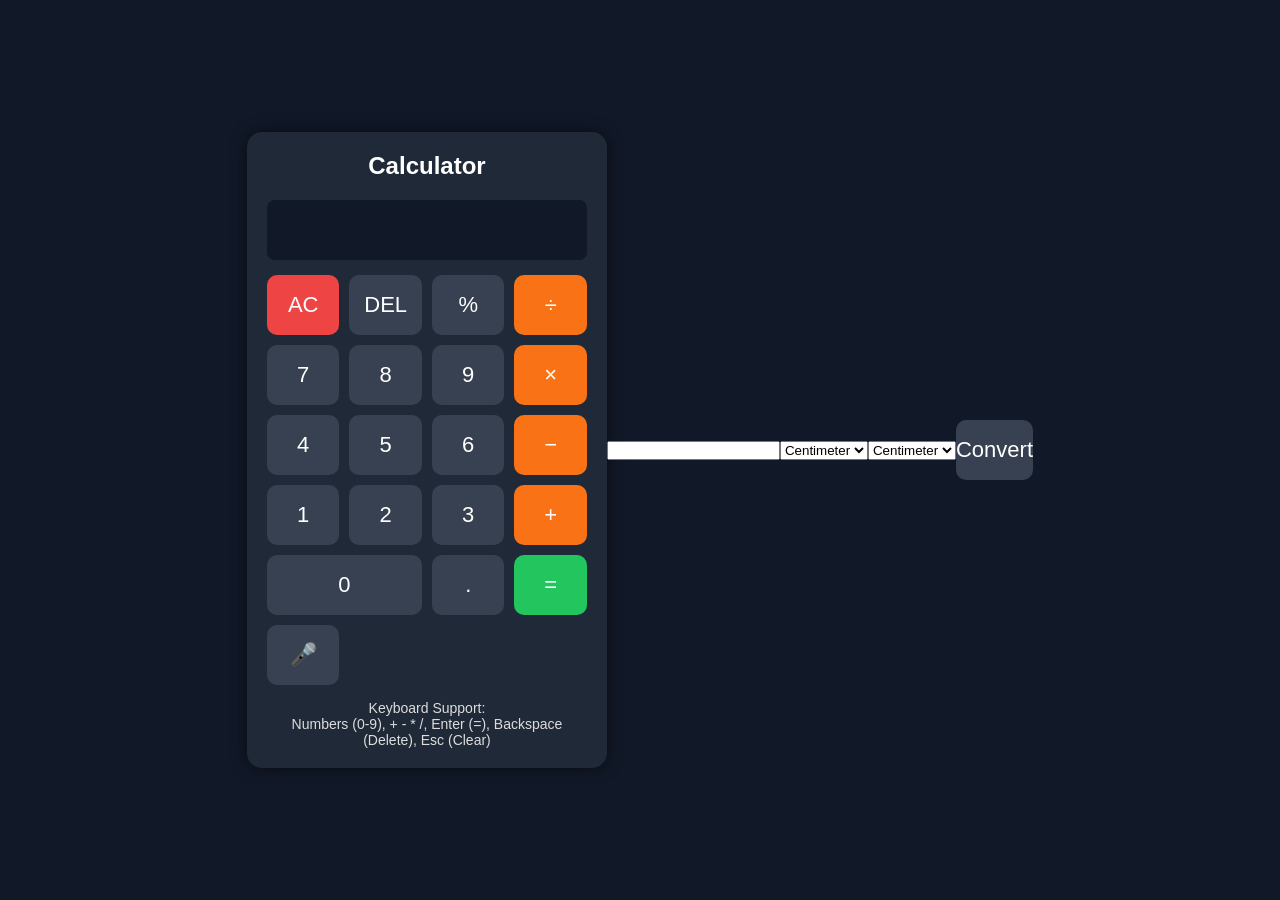
<file: Calculator/index.html>
<!DOCTYPE html>
<html lang="en">
<head>
    <meta charset="UTF-8">
    <meta name="viewport" content="width=device-width, initial-scale=1.0">
    <title>Calculator</title>
    <link rel="stylesheet" href="index.css">
</head>
<body>

<div class="calculator">
    <h2>Calculator</h2>

    <input type="text" id="display" readonly>

    <div class="buttons">
        <button onclick="clearDisplay()" class="red">AC</button>
        <button onclick="deleteLast()">DEL</button>
        <button onclick="appendValue('%')">%</button>
        <button onclick="appendValue('/')" class="orange">÷</button>

        <button onclick="appendValue('7')">7</button>
        <button onclick="appendValue('8')">8</button>
        <button onclick="appendValue('9')">9</button>
        <button onclick="appendValue('*')" class="orange">×</button>

        <button onclick="appendValue('4')">4</button>
        <button onclick="appendValue('5')">5</button>
        <button onclick="appendValue('6')">6</button>
        <button onclick="appendValue('-')" class="orange">−</button>

        <button onclick="appendValue('1')">1</button>
        <button onclick="appendValue('2')">2</button>
        <button onclick="appendValue('3')">3</button>
        <button onclick="appendValue('+')" class="orange">+</button>

        <button onclick="appendValue('0')" class="zero">0</button>
        <button onclick="appendValue('.')">.</button>
        <button onclick="calculate()" class="green">=</button>
        <button onclick="startVoice()">🎤</button>
    </div>

    <p class="info">
        Keyboard Support:<br>
        Numbers (0-9), + - * /, Enter (=), Backspace (Delete), Esc (Clear)
    </p>
</div>
<input type="number" id="value">

<select id="fromUnit">
    <option value="cm">Centimeter</option>
    <option value="m">Meter</option>
    <option value="km">Kilometer</option>
</select>

<select id="toUnit">
    <option value="cm">Centimeter</option>
    <option value="m">Meter</option>
    <option value="km">Kilometer</option>
</select>

<button onclick="convertUnit()">
Convert
</button>

<h2 id="result"></h2>
<script src="script.js"></script>

</body>
</html>
</file>
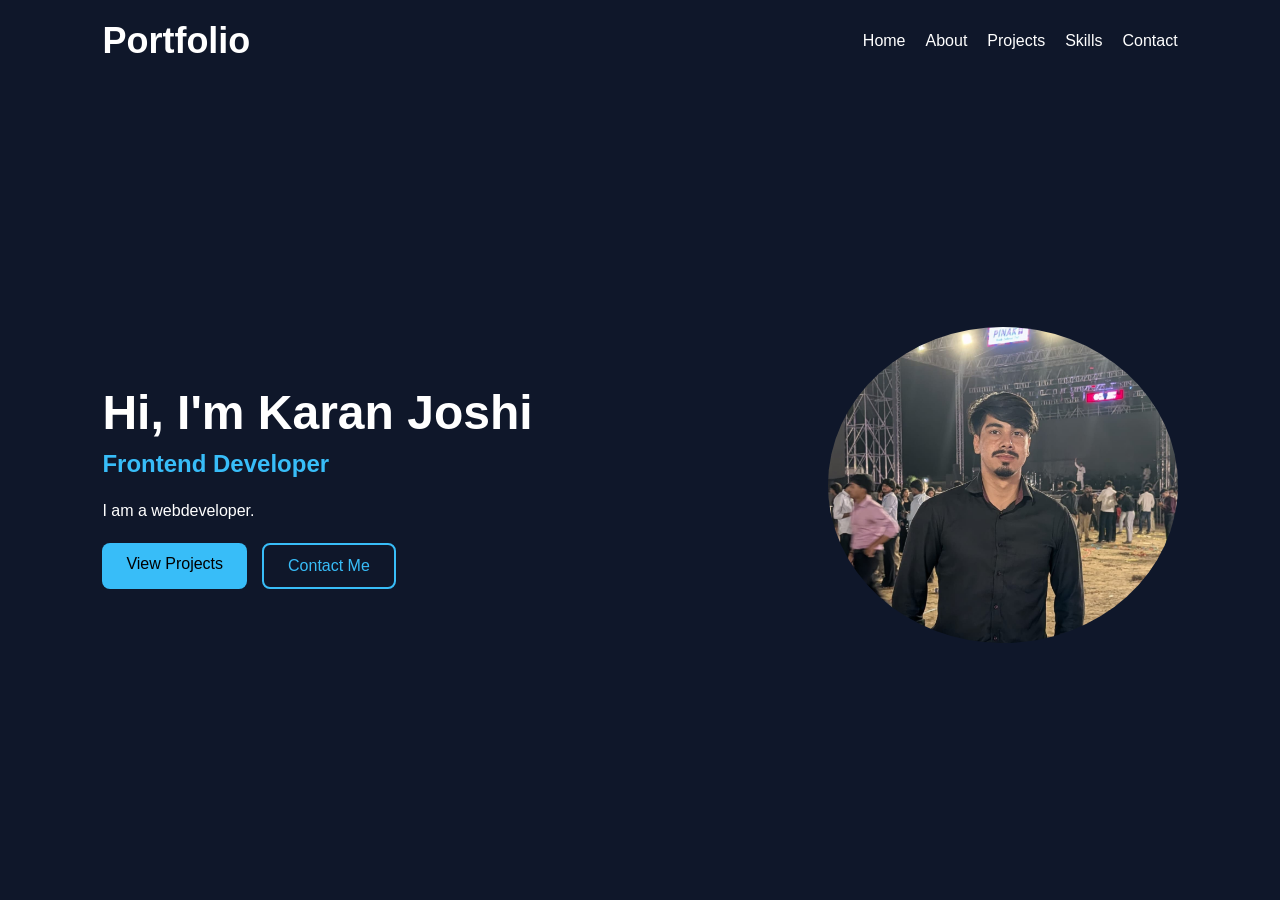
<file: Portfolio/index.html>
<!DOCTYPE html>
<html lang="en">
<head>
    <meta charset="UTF-8">
    <meta name="viewport" content="width=device-width, initial-scale=1.0">
    <title>Karan |Portfolio</title>
    <link rel="stylesheet" href="style.css">
</head>
<body>

    <!-- Header -->
    <header>
        <nav class="navbar">
            <div class="logo">
                <h1>Portfolio</h1></div>

            <ul class="nav-links">
                <li><a href="index.html">Home</a></li>
                <li><a href="about.html">About</a></li>
                <li><a href="projects.html">Projects</a></li>
                <li><a href="skills.html">Skills</a></li>
                <li><a href="contact.html">Contact</a></li>
            </ul>

            <div class="menu-btn">☰</div>
        </nav>
    </header>

    <!-- Hero Section -->
    <section class="hero">
        <div class="hero-content">
            <h1>Hi, I'm Karan Joshi</h1>
            <h2>Frontend Developer</h2>
            <p>
               I am a webdeveloper. 
            </p>

            <div class="buttons">
                <a href="projects.html" class="btn">View Projects</a>
                <a href="contact.html" class="btn btn-outline">Contact Me</a>
            </div>
        </div>

        <div class="hero-image">
    <img src="profile.jpg" alt="Profile Photo">
</div>
    </section>
<script>const menuBtn = document.querySelector(".menu-btn");
const navLinks = document.querySelector(".nav-links");

menuBtn.addEventListener("click", () => {
    if (navLinks.style.display === "flex") {
        navLinks.style.display = "none";
    } else {
        navLinks.style.display = "flex";
        navLinks.style.flexDirection = "column";
    }
});</script>

</body>
</html>
</file>
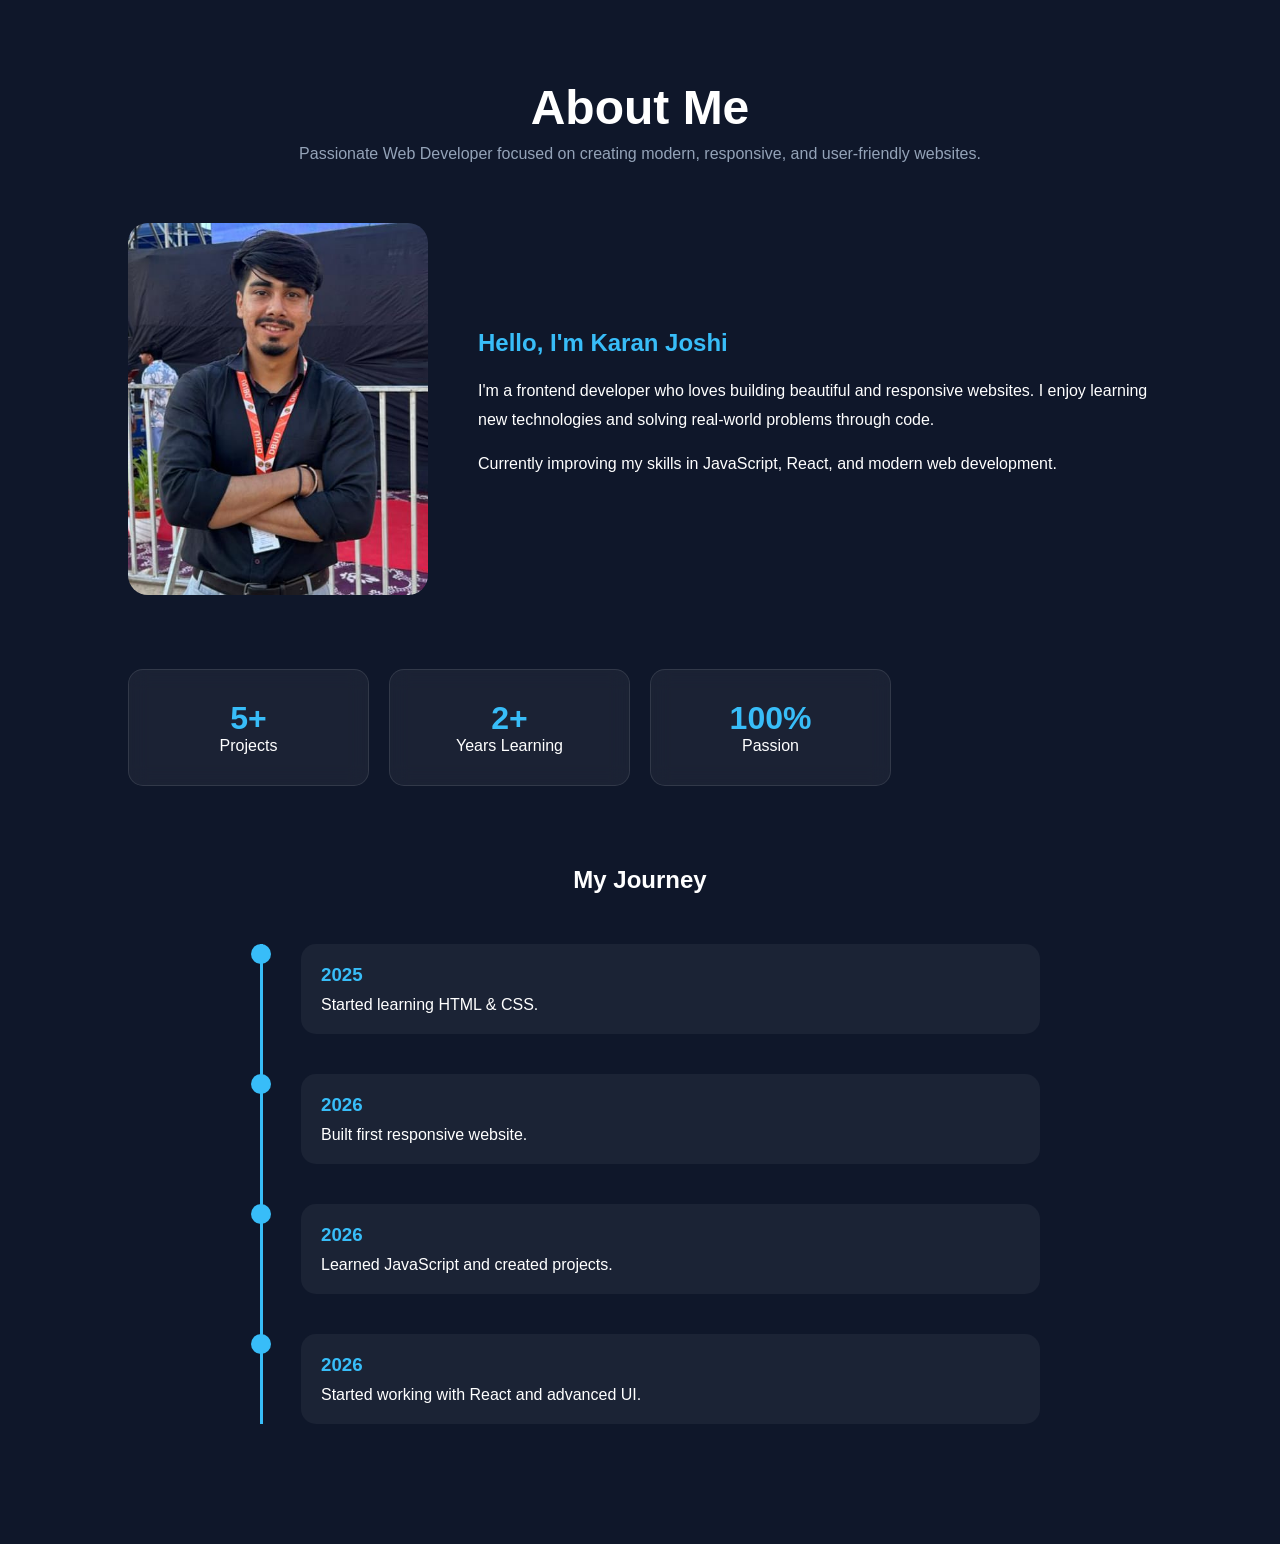
<file: Portfolio/about.html>
<!DOCTYPE html>
<html lang="en">
<head>
    <meta charset="UTF-8">
    <meta name="viewport" content="width=device-width, initial-scale=1.0">
    <title>About Me</title>
    <link rel="stylesheet" href="style.css">
</head>
<body>

    <section class="about">

        <div class="about-header">
            <h1>About Me</h1>
            <p>
                Passionate Web Developer focused on creating modern,
                responsive, and user-friendly websites.
            </p>
        </div>

        <!-- About Content -->
        <div class="about-container">

            <div class="about-image">
                <img src="about.jpg" alt="Profile">
            </div>

            <div class="about-text">
                <h2>Hello, I'm Karan Joshi</h2>

                <p>
                    I'm a frontend developer who loves building beautiful
                    and responsive websites. I enjoy learning new
                    technologies and solving real-world problems through code.
                </p>

                <p>
                    Currently improving my skills in JavaScript,
                    React, and modern web development.
                </p>
            </div>

        </div>

        <!-- Stats -->
        <div class="stats">

            <div class="card">
                <h2>5+</h2>
                <p>Projects</p>
            </div>

            <div class="card">
                <h2>2+</h2>
                <p>Years Learning</p>
            </div>

            <div class="card">
                <h2>100%</h2>
                <p>Passion</p>
            </div>

        </div>

        <!-- Timeline -->
        <div class="timeline-section">

            <h2 class="timeline-title">My Journey</h2>

            <div class="timeline">

                <div class="timeline-item">
                    <div class="timeline-dot"></div>
                    <div class="timeline-content">
                        <h3>2025</h3>
                        <p>Started learning HTML & CSS.</p>
                    </div>
                </div>

                <div class="timeline-item">
                    <div class="timeline-dot"></div>
                    <div class="timeline-content">
                        <h3>2026</h3>
                        <p>Built first responsive website.</p>
                    </div>
                </div>

                <div class="timeline-item">
                    <div class="timeline-dot"></div>
                    <div class="timeline-content">
                        <h3>2026</h3>
                        <p>Learned JavaScript and created projects.</p>
                    </div>
                </div>

                <div class="timeline-item">
                    <div class="timeline-dot"></div>
                    <div class="timeline-content">
                        <h3>2026</h3>
                        <p>Started working with React and advanced UI.</p>
                    </div>
                </div>

            </div>

        </div>

    </section>

</body>
</html>
</file>
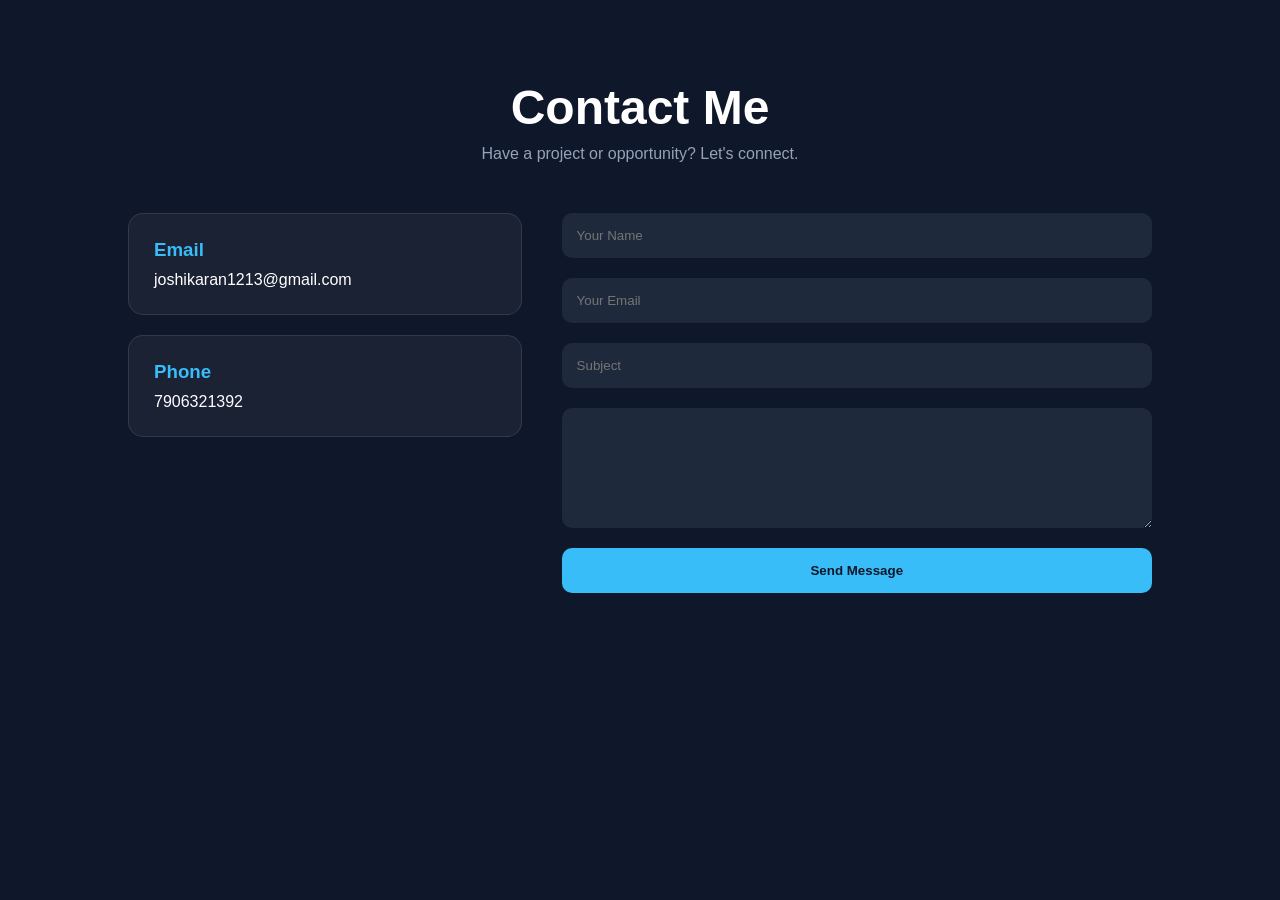
<file: Portfolio/contact.html>
<!DOCTYPE html>
<html lang="en">
<head>
    <meta charset="UTF-8">
    <meta name="viewport" content="width=device-width, initial-scale=1.0">
    <title>Contact Me</title>
    <link rel="stylesheet" href="style.css">
</head>
<body>

<section class="contact">

    <div class="contact-header">
        <h1>Contact Me</h1>
        <p>
            Have a project or opportunity? Let's connect.
        </p>
    </div>

    <div class="contact-container">

        <div class="contact-info">

            <div class="info-box">
                <h3>Email</h3>
                <p>joshikaran1213@gmail.com</p>
            </div>

            <div class="info-box">
                <h3>Phone</h3>
                <p>7906321392</p>
            </div>

        </div>

        <form class="contact-form">

            <input type="text" placeholder="Your Name" required>

            <input type="email" placeholder="Your Email" required>

            <input type="text" placeholder="Subject" required>

            <textarea
                rows="6"
                placeholder="Your Message"
                required>
            </textarea>

            <button type="submit">Send Message</button>

        </form>

    </div>

</section>

</body>
</html>
</file>
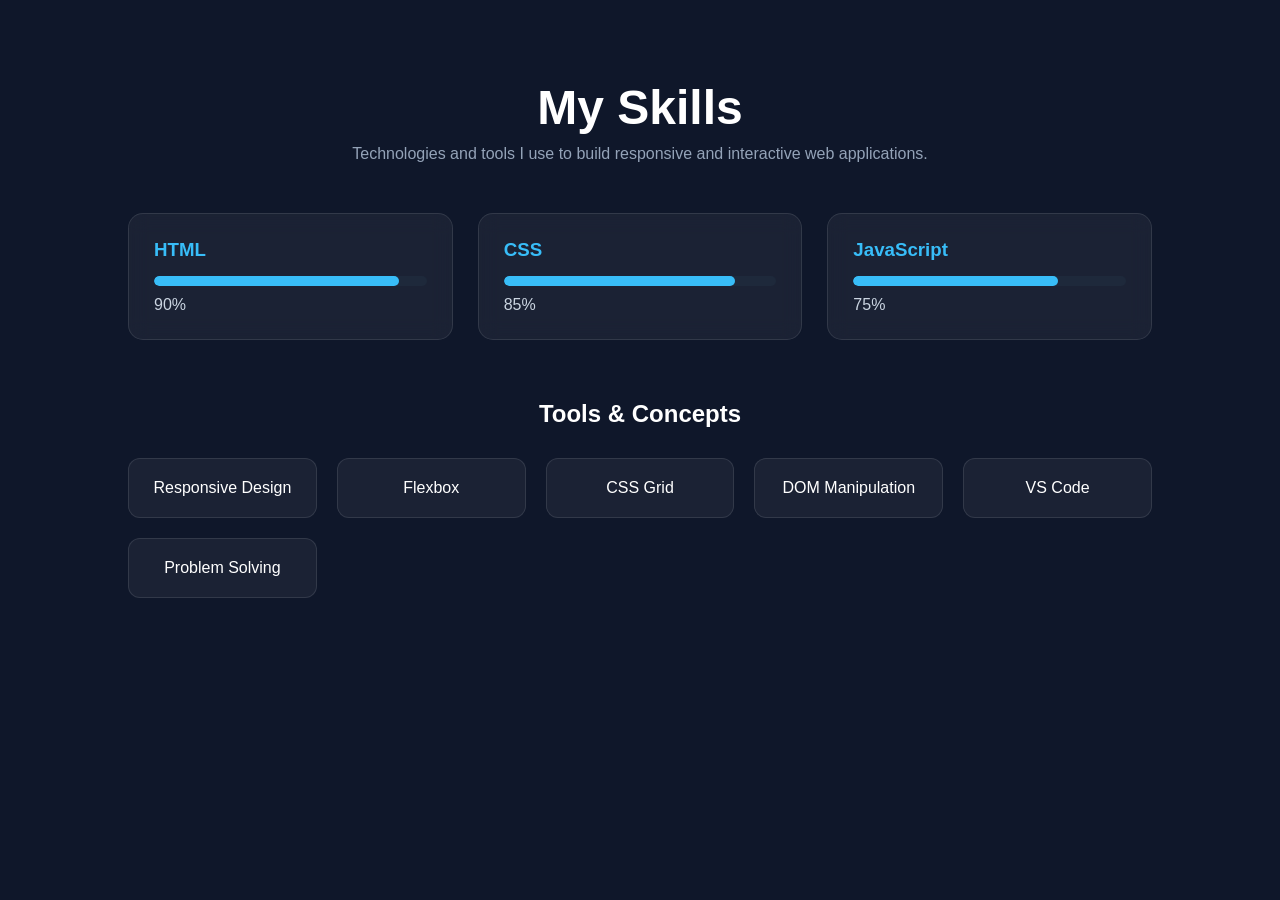
<file: Portfolio/skills.html>
<!DOCTYPE html>
<html lang="en">
<head>
    <meta charset="UTF-8">
    <meta name="viewport" content="width=device-width, initial-scale=1.0">
    <title>Skills</title>
    <link rel="stylesheet" href="style.css">
</head>
<body>

<section class="skills">

    <div class="skills-header">
        <h1>My Skills</h1>
        <p>
            Technologies and tools I use to build responsive
            and interactive web applications.
        </p>
    </div>

    <div class="skills-container">

        <div class="skill-card">
            <h3>HTML</h3>
            <div class="progress-bar">
                <div class="progress html"></div>
            </div>
            <span>90%</span>
        </div>

        <div class="skill-card">
            <h3>CSS</h3>
            <div class="progress-bar">
                <div class="progress css"></div>
            </div>
            <span>85%</span>
        </div>

        <div class="skill-card">
            <h3>JavaScript</h3>
            <div class="progress-bar">
                <div class="progress js"></div>
            </div>
            <span>75%</span>
        </div>

    </div>

    <div class="tools-section">

        <h2>Tools & Concepts</h2>

        <div class="tools-grid">
            <div class="tool">Responsive Design</div>
            <div class="tool">Flexbox</div>
            <div class="tool">CSS Grid</div>
            <div class="tool">DOM Manipulation</div>
            <div class="tool">VS Code</div>
            <div class="tool">Problem Solving</div>
        </div>

    </div>

</section>

</body>
</html>
</file>
<file: Calculator/index.css>
*{
    margin:0;
    padding:0;
    box-sizing:border-box;
    font-family:Arial, Helvetica, sans-serif;
}

body{
    background:#111827;
    display:flex;
    justify-content:center;
    align-items:center;
    height:100vh;
}

.calculator{
    background:#1f2937;
    padding:20px;
    border-radius:15px;
    width:360px;
    box-shadow:0 0 15px rgba(0,0,0,.5);
}

h2{
    text-align:center;
    color:white;
    margin-bottom:20px;
}

#display{
    width:100%;
    height:60px;
    margin-bottom:15px;
    font-size:28px;
    text-align:right;
    padding:10px;
    border:none;
    border-radius:8px;
    background:#111827;
    color:white;
}

.buttons{
    display:grid;
    grid-template-columns:repeat(4,1fr);
    gap:10px;
}

button{
    height:60px;
    border:none;
    border-radius:10px;
    font-size:22px;
    cursor:pointer;
    background:#374151;
    color:white;
    transition:.2s;
}

button:hover{
    transform:scale(1.05);
}

.orange{
    background:#f97316;
}

.green{
    background:#22c55e;
}

.red{
    background:#ef4444;
}

.zero{
    grid-column:span 2;
}

.info{
    margin-top:15px;
    color:#ddd;
    font-size:14px;
    text-align:center;
}
</file>
<file: Portfolio/style.css>
*{
    margin:0;
    padding:0;
    box-sizing:border-box;
    font-family:Arial, sans-serif;
}

body{
    background:#0f172a;
    color:white;
}

.navbar{
    display:flex;
    justify-content:space-between;
    align-items:center;
    padding:20px 8%;
}

.logo{
    font-size:1.5rem;
    font-weight:bold;
}

.nav-links{
    display:flex;
    gap:20px;
    list-style:none;
}

.nav-links a{
    text-decoration:none;
    color:white;
}

.hero{
    min-height:90vh;
    display:flex;
    align-items:center;
    justify-content:space-between;
    padding:0 8%;
    gap:40px;
}

.hero-content{
    flex:1;
}

.hero-content h1{
    font-size:3rem;
    margin-bottom:10px;
}

.hero-content h2{
    color:#38bdf8;
    margin-bottom:20px;
}

.hero-content p{
    margin-bottom:20px;
    line-height:1.6;
}

.buttons{
    display:flex;
    gap:15px;
}

.btn{
    background:#38bdf8;
    color:black;
    text-decoration:none;
    padding:12px 24px;
    border-radius:8px;
}

.btn-outline{
    background:transparent;
    border:2px solid #38bdf8;
    color:#38bdf8;
}

.hero-image img{
    width:350px;
    border-radius:50%;
}

/* Mobile */
.menu-btn{
    display:none;
    font-size:2rem;
    cursor:pointer;
}

@media(max-width:768px){

    .menu-btn{
        display:block;
    }

    .nav-links{
        display:none;
    }

    .hero{
        flex-direction:column-reverse;
        text-align:center;
        padding:40px 8%;
    }

    .hero-image img{
        width:250px;
    }

    .hero-content h1{
        font-size:2.2rem;
    }

    .buttons{
        justify-content:center;
    }
}
/* ABOUT PAGE */

.about{
    min-height:100vh;
    padding:80px 10%;
    background:#0f172a;
    color:white;
}

.about-header{
    text-align:center;
    margin-bottom:60px;
}

.about-header h1{
    font-size:3rem;
    margin-bottom:10px;
}

.about-header p{
    color:#94a3b8;
}

.about-container{
    display:flex;
    align-items:center;
    gap:50px;
    margin-bottom:70px;
}

.about-image img{
    width:300px;
    border-radius:20px;
}

.about-text{
    flex:1;
}

.about-text h2{
    margin-bottom:20px;
    color:#38bdf8;
}

.about-text p{
    line-height:1.8;
    margin-bottom:15px;
}

/* STATS */

.stats{
    display:grid;
    grid-template-columns:repeat(4,1fr);
    gap:20px;
    margin-bottom:80px;
}

.card{
    background:rgba(255,255,255,0.05);
    backdrop-filter:blur(10px);
    border:1px solid rgba(255,255,255,0.1);
    border-radius:15px;
    padding:30px;
    text-align:center;
    transition:0.3s;
}

.card:hover{
    transform:translateY(-8px);
}

.card h2{
    color:#38bdf8;
    font-size:2rem;
}

/* TIMELINE */

.timeline-title{
    text-align:center;
    margin-bottom:50px;
}

.timeline{
    position:relative;
    max-width:800px;
    margin:auto;
}

.timeline::before{
    content:"";
    position:absolute;
    left:20px;
    width:3px;
    height:100%;
    background:#38bdf8;
}

.timeline-item{
    display:flex;
    gap:30px;
    margin-bottom:40px;
    position:relative;
}

.timeline-dot{
    width:20px;
    height:20px;
    background:#38bdf8;
    border-radius:50%;
    z-index:1;
    margin-left:11px;
}

.timeline-content{
    background:rgba(255,255,255,0.05);
    padding:20px;
    border-radius:15px;
    flex:1;
}

.timeline-content h3{
    color:#38bdf8;
    margin-bottom:10px;
}

/* RESPONSIVE */

@media(max-width:768px){

    .about-container{
        flex-direction:column;
        text-align:center;
    }

    .about-image img{
        width:220px;
    }

    .stats{
        grid-template-columns:repeat(2,1fr);
    }

    .about-header h1{
        font-size:2.2rem;
    }
}

@media(max-width:500px){

    .stats{
        grid-template-columns:1fr;
    }
}
   .projects-container{
    display:grid;
    grid-template-columns:repeat(auto-fit,minmax(300px,1fr));
    gap:25px;
}
/* =========================
   PROJECTS PAGE
========================= */

.projects{
    min-height:100vh;
    padding:80px 10%;
    background:#0f172a;
    color:white;
}

.projects-header{
    text-align:center;
    margin-bottom:50px;
}

.projects-header h1{
    font-size:3rem;
    margin-bottom:10px;
}

.projects-header p{
    color:#1f2227;
    font-size:1.1rem;
}

/* Projects Grid */

.projects-container{
    display:grid;
    grid-template-columns:repeat(auto-fit,minmax(320px,1fr));
    gap:30px;
}

/* Project Card */

.project-card{
    background:rgba(255,255,255,0.05);
    border:1px solid rgba(255,255,255,0.1);
    border-radius:20px;
    overflow:hidden;
    transition:0.4s ease;
    backdrop-filter:blur(10px);
}

.project-card:hover{
    transform:translateY(-10px);
    box-shadow:0 10px 25px rgba(56,189,248,0.2);
}

/* Image */

.project-card img{
    width:100%;
    height:220px;
    object-fit:cover;
}

/* Content */

.project-content{
    padding:25px;
}

.project-content h3{
    color:#38bdf8;
    margin-bottom:15px;
    font-size:1.4rem;
}

.project-content p{
    color:#cbd5e1;
    line-height:1.7;
    margin-bottom:20px;
}

/* Tech Stack */

.tech-stack{
    display:flex;
    flex-wrap:wrap;
    gap:10px;
    margin-bottom:25px;
}

.tech-stack span{
    background:#1e293b;
    color:#38bdf8;
    padding:8px 14px;
    border-radius:20px;
    font-size:14px;
    border:1px solid rgba(56,189,248,0.2);
}

/* Buttons */

.project-buttons{
    display:flex;
    gap:15px;
}

.project-buttons .btn{
    flex:1;
    text-align:center;
    text-decoration:none;
    background:#38bdf8;
    color:#0f172a;
    padding:12px;
    border-radius:8px;
    font-weight:600;
    transition:0.3s;
}

.project-buttons .btn:hover{
    transform:scale(1.05);
}

.project-buttons .btn-outline{
    background:transparent;
    border:2px solid #38bdf8;
    color:#38bdf8;
}

/* Responsive */

@media(max-width:768px){

    .projects{
        padding:60px 6%;
    }

    .projects-header h1{
        font-size:2.2rem;
    }

    .project-buttons{
        flex-direction:column;
    }
}

@media(max-width:480px){

    .projects-header h1{
        font-size:2rem;
    }

    .project-content{
        padding:20px;
    }
}
/* ====================
   SKILLS PAGE
==================== */

.skills{
    min-height:100vh;
    padding:80px 10%;
    background:#0f172a;
    color:white;
}

.skills-header{
    text-align:center;
    margin-bottom:50px;
}

.skills-header h1{
    font-size:3rem;
    margin-bottom:10px;
}

.skills-header p{
    color:#94a3b8;
}

/* Skill Cards */

.skills-container{
    display:grid;
    grid-template-columns:repeat(auto-fit,minmax(300px,1fr));
    gap:25px;
    margin-bottom:60px;
}

.skill-card{
    background:rgba(255,255,255,0.05);
    border:1px solid rgba(255,255,255,0.1);
    padding:25px;
    border-radius:15px;
    backdrop-filter:blur(10px);
}

.skill-card h3{
    margin-bottom:15px;
    color:#38bdf8;
}

.progress-bar{
    width:100%;
    height:10px;
    background:#1e293b;
    border-radius:10px;
    overflow:hidden;
    margin-bottom:10px;
}

.progress{
    height:100%;
    background:#38bdf8;
    border-radius:10px;
}

.html{
    width:90%;
}

.css{
    width:85%;
}

.js{
    width:75%;
}

.skill-card span{
    color:#cbd5e1;
}

/* Tools */

.tools-section{
    text-align:center;
}

.tools-section h2{
    margin-bottom:30px;
}

.tools-grid{
    display:grid;
    grid-template-columns:repeat(auto-fit,minmax(180px,1fr));
    gap:20px;
}

.tool{
    background:rgba(255,255,255,0.05);
    padding:20px;
    border-radius:12px;
    border:1px solid rgba(255,255,255,0.1);
    transition:0.3s;
}

.tool:hover{
    transform:translateY(-5px);
    border-color:#38bdf8;
}

/* Responsive */

@media(max-width:768px){

    .skills-header h1{
        font-size:2.2rem;
    }

    .skills{
        padding:60px 6%;
    }
}
/* ====================
   CONTACT PAGE
==================== */

.contact{
    min-height:100vh;
    padding:80px 10%;
    background:#0f172a;
    color:white;
}

.contact-header{
    text-align:center;
    margin-bottom:50px;
}

.contact-header h1{
    font-size:3rem;
    margin-bottom:10px;
}

.contact-header p{
    color:#94a3b8;
}

.contact-container{
    display:grid;
    grid-template-columns:1fr 1.5fr;
    gap:40px;
}

/* Contact Info */

.contact-info{
    display:flex;
    flex-direction:column;
    gap:20px;
}

.info-box{
    background:rgba(255,255,255,0.05);
    padding:25px;
    border-radius:15px;
    border:1px solid rgba(255,255,255,0.1);
}

.info-box h3{
    color:#38bdf8;
    margin-bottom:10px;
}

/* Form */

.contact-form{
    display:flex;
    flex-direction:column;
    gap:20px;
}

.contact-form input,
.contact-form textarea{
    padding:15px;
    border:none;
    outline:none;
    border-radius:10px;
    background:#1e293b;
    color:white;
}

.contact-form button{
    padding:15px;
    border:none;
    border-radius:10px;
    background:#38bdf8;
    color:#0f172a;
    font-weight:bold;
    cursor:pointer;
    transition:0.3s;
}

.contact-form button:hover{
    transform:translateY(-3px);
}

/* Responsive */

@media(max-width:768px){

    .contact{
        padding:60px 6%;
    }

    .contact-header h1{
        font-size:2.2rem;
    }

    .contact-container{
        grid-template-columns:1fr;
    }
}
</file>
